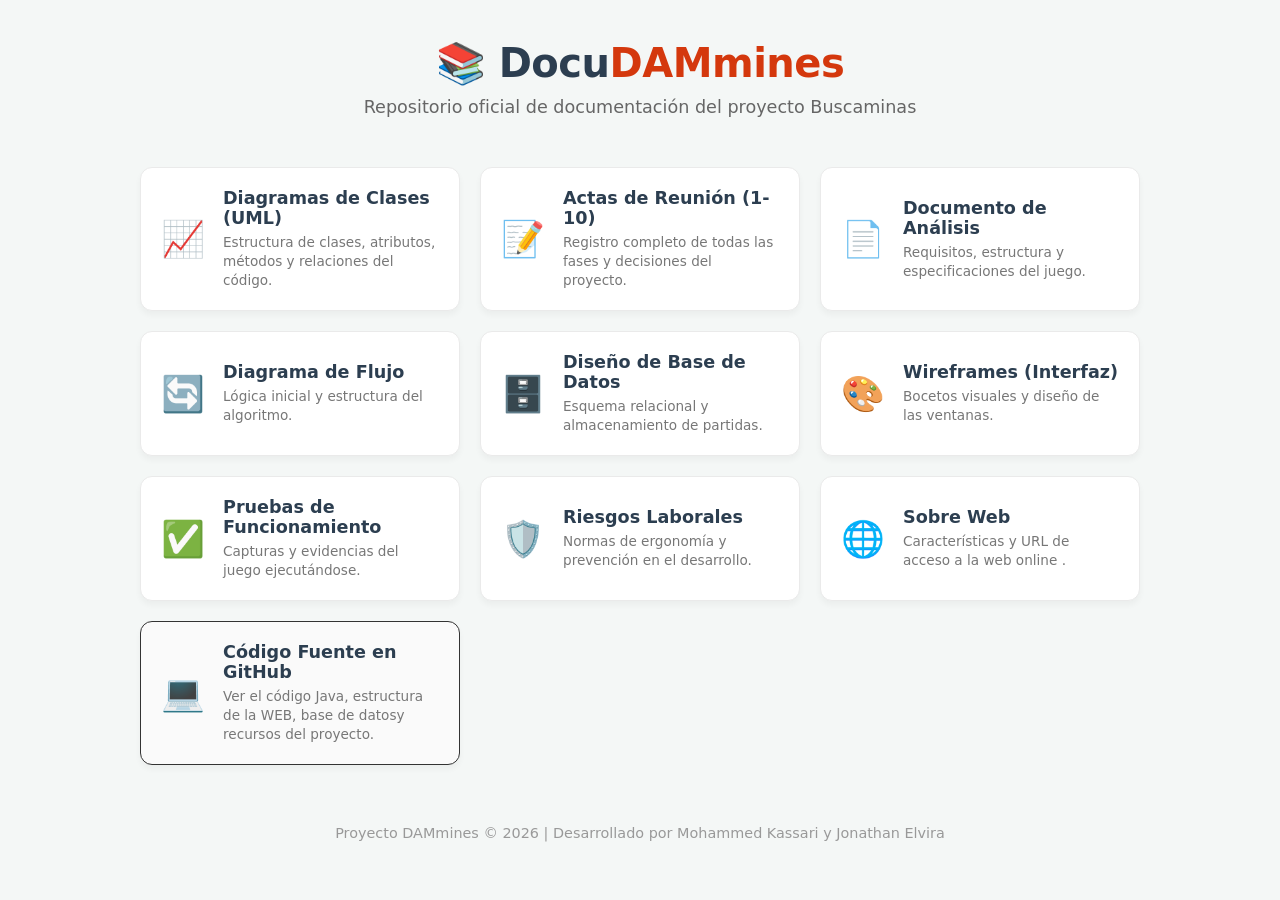
<file: docs/index.html>
<!DOCTYPE html>
<html lang="es">
<head>
    <meta charset="UTF-8">
    <meta name="viewport" content="width=device-width, initial-scale=1.0">
    <title>Documentación - DAMmines</title>
    <style>
        :root {
            --primary: #2c3e50;
            --accent: #d4380d;
            --bg: #f4f7f6;
            --card-bg: #ffffff;
            --text: #333333;
        }
        
        * {
            box-sizing: border-box;
            margin: 0;
            padding: 0;
        }

        body {
            font-family: 'Segoe UI', system-ui, -apple-system, sans-serif;
            background-color: var(--bg);
            color: var(--text);
            padding: 40px 20px;
        }

        .header {
            text-align: center;
            margin-bottom: 50px;
        }

        .header h1 {
            color: var(--primary);
            font-size: 2.5rem;
            margin-bottom: 10px;
            letter-spacing: -0.5px;
        }

        .header h1 span {
            color: var(--accent);
        }

        .header p {
            color: #666;
            font-size: 1.1rem;
        }

        .grid-container {
            display: grid;
            grid-template-columns: repeat(auto-fit, minmax(300px, 1fr));
            gap: 20px;
            max-width: 1000px;
            margin: 0 auto;
        }

        .card {
            background: var(--card-bg);
            border-radius: 12px;
            padding: 20px;
            text-decoration: none;
            color: var(--text);
            display: flex;
            align-items: center;
            gap: 18px;
            box-shadow: 0 4px 6px rgba(0,0,0,0.04);
            border: 1px solid #eaeaea;
            transition: all 0.3s ease;
        }

        .card:hover {
            transform: translateY(-5px);
            box-shadow: 0 10px 20px rgba(0,0,0,0.1);
            border-color: var(--accent);
        }
        
        .card.github {
            border-color: #333;
            background-color: #fafafa;
        }

        .card.github:hover {
            border-color: #000;
            background-color: #fff;
        }

        .icon {
            font-size: 2.2rem;
        }

        .info h2 {
            font-size: 1.1rem;
            margin-bottom: 5px;
            color: var(--primary);
        }

        .info p {
            font-size: 0.85rem;
            color: #777;
            line-height: 1.4;
        }

        footer {
            text-align: center;
            margin-top: 60px;
            font-size: 0.9rem;
            color: #999;
        }
    </style>
</head>
<body>

    <div class="header">
        <h1>📚 Docu<span>DAMmines</span></h1>
        <p>Repositorio oficial de documentación del proyecto Buscaminas</p>
    </div>

    <div class="grid-container">

        <a href="UMLBuscaminas.jpg" class="card" target="_blank">
            <div class="icon">📈</div>
            <div class="info">
                <h2>Diagramas de Clases (UML)</h2>
                <p>Estructura de clases, atributos, métodos y relaciones del código.</p>
            </div>
        </a>
        
        <a href="Actas1-10(Mohammed y Jonathan).pdf" class="card" target="_blank">
            <div class="icon">📝</div>
            <div class="info">
                <h2>Actas de Reunión (1-10)</h2>
                <p>Registro completo de todas las fases y decisiones del proyecto.</p>
            </div>
        </a>

        <a href="DocumentoAnalisisBuscamina.pdf" class="card" target="_blank">
            <div class="icon">📄</div>
            <div class="info">
                <h2>Documento de Análisis</h2>
                <p>Requisitos, estructura y especificaciones del juego.</p>
            </div>
        </a>

        <a href="Diagrama de Flujo Inicial-(Mohammed K. y Jonathan E.).pdf" class="card" target="_blank">
            <div class="icon">🔄</div>
            <div class="info">
                <h2>Diagrama de Flujo</h2>
                <p>Lógica inicial y estructura del algoritmo.</p>
            </div>
        </a>

        <a href="BBDD(Mohammed y Jonathan).pdf" class="card" target="_blank">
            <div class="icon">🗄️</div>
            <div class="info">
                <h2>Diseño de Base de Datos</h2>
                <p>Esquema relacional y almacenamiento de partidas.</p>
            </div>
        </a>

        <a href="Wireframes(Mohammed y Jonathan).png" class="card" target="_blank">
            <div class="icon">🎨</div>
            <div class="info">
                <h2>Wireframes (Interfaz)</h2>
                <p>Bocetos visuales y diseño de las ventanas.</p>
            </div>
        </a>

        <a href="PRUEBA DEL FUNCIONAMIENTO DEL PROYECTO CON CAPTURAS.pdf" class="card" target="_blank">
            <div class="icon">✅</div>
            <div class="info">
                <h2>Pruebas de Funcionamiento</h2>
                <p>Capturas y evidencias del juego ejecutándose.</p>
            </div>
        </a>

        <a href="Prevencion de RiesgosLaborales.pdf" class="card" target="_blank">
            <div class="icon">🛡️</div>
            <div class="info">
                <h2>Riesgos Laborales</h2>
                <p>Normas de ergonomía y prevención en el desarrollo.</p>
            </div>
        </a>

        <a href="URLwebDAMmines.pdf" class="card" target="_blank">
            <div class="icon">🌐</div>
            <div class="info">
                <h2>Sobre Web</h2>
                <p>Características y URL de acceso a la web online .</p>
            </div>
        </a>

        <a href="https://github.com/moha-mkdir/Buscaminas_Project" class="card github" target="_blank">
            <div class="icon">💻</div>
            <div class="info">
                <h2>Código Fuente en GitHub</h2>
                <p>Ver el código Java, estructura de la WEB, base de datosy recursos del proyecto.</p>
            </div>
        </a>

    </div>

    <footer>
        Proyecto DAMmines © 2026 | Desarrollado por Mohammed Kassari y Jonathan Elvira
    </footer>

</body>
</html>
</file>
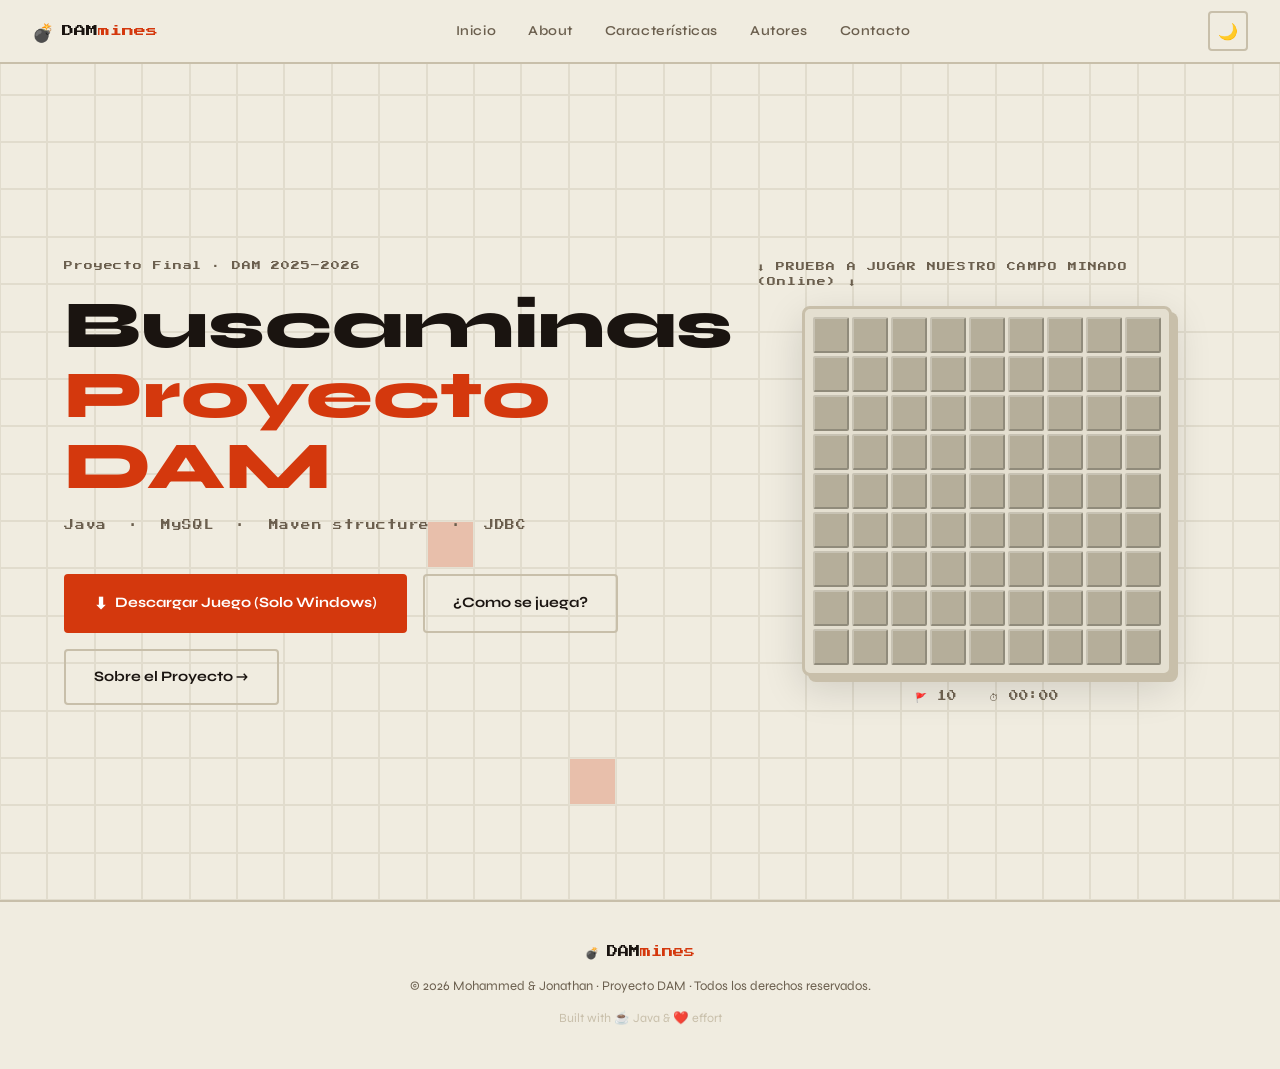
<file: web/index.html>
<!DOCTYPE html>
<html lang="es">
<head>
  <meta charset="UTF-8" />
  <meta name="viewport" content="width=device-width, initial-scale=1.0" />
  <meta name="description" content="Buscaminas Proyecto DAM — Juego desarrollado en Java con conexión a MySQL." />
  <title>Inicio · Buscaminas Proyecto DAM</title>
  <link rel="stylesheet" href="style.css" />
  <link rel="preconnect" href="https://fonts.googleapis.com" />
  <link rel="preconnect" href="https://fonts.gstatic.com" crossorigin />
  <link href="https://fonts.googleapis.com/css2?family=Press+Start+2P&family=Syne:wght@400;600;800&display=swap" rel="stylesheet" />
</head>
<body>

  <nav class="navbar" role="navigation" aria-label="Navegación principal">
    <div class="nav-logo">
      <span class="mine-icon" aria-hidden="true">💣</span>
      <span>DAM<span class="accent">mines</span></span>
    </div>
    
    <div class="nav-links" id="navLinks">
      <a href="index.html">Inicio</a>
      <a href="about.html">About</a>
      <a href="caracteristicas.html">Características</a>
      <a href="autores.html">Autores</a>
      <a href="contacto.html">Contacto</a> 
    </div>

    <div class="nav-controls">
      <button class="dark-toggle" id="darkToggle" aria-label="Cambiar modo oscuro/claro">
        <span class="toggle-icon">🌙</span>
      </button>
      
      <button class="menu-toggle" id="menuToggle" aria-label="Abrir menú">
        <span class="bar"></span>
        <span class="bar"></span>
        <span class="bar"></span>
      </button>
    </div>
  </nav>

  <header class="hero" id="hero" role="banner">
    <div class="hero-grid-bg" aria-hidden="true"></div>
    <div class="hero-content reveal">
      <p class="hero-label">Proyecto Final · DAM 2025–2026</p>
      <h1 class="hero-title">
        Buscaminas<br />
        <span class="accent">Proyecto DAM</span>
      </h1>
      <p class="hero-subtitle">
        Java &nbsp;·&nbsp; MySQL &nbsp;·&nbsp; Maven structure &nbsp;·&nbsp; JDBC
      </p>
      
      <div class="hero-actions">
        <a href="DAMmines.zip" download="DAMmines.zip" class="btn btn-primary" aria-label="Descargar el juego para Windows">
          <span class="btn-icon">⬇</span> Descargar Juego (Solo Windows)
        </a>
      
        
        <a href="https://youtu.be/7B85WbEiYf4?si=CTWMLOX4d0ZKwHwd" target="_blank" rel="noopener noreferrer" class="btn btn-ghost">¿Como se juega?</a>
        <a href="about.html" class="btn btn-ghost">Sobre el Proyecto →</a>
      </div>
    </div>

    <div class="hero-board" aria-hidden="true">
      <div class="board-title">⬇ PRUEBA A JUGAR NUESTRO CAMPO MINADO (Online) ⬇</div>
      <div class="mini-board" id="miniBoard"></div>
      <div class="board-status">
        <span class="flag-counter">🚩 <span id="flagCount">3</span></span>
        <span class="timer">⏱ <span id="timer">00:00</span></span>
      </div>
    </div>
  </header>

  <footer class="footer" role="contentinfo">
    <div class="container">
      <div class="footer-inner">
        <div class="footer-brand">
          <span class="mine-icon" aria-hidden="true">💣</span>
          <span>DAM<span class="accent">mines</span></span>
        </div>
        <p class="footer-copy">
          © 2026 Mohammed &amp; Jonathan · Proyecto DAM · Todos los derechos reservados.
        </p>
        <p class="footer-sub">Built with ☕ Java &amp; ❤️ effort</p>
      </div>
    </div>
  </footer>

  <script src="script.js"></script>
</body>
</html>
</file>
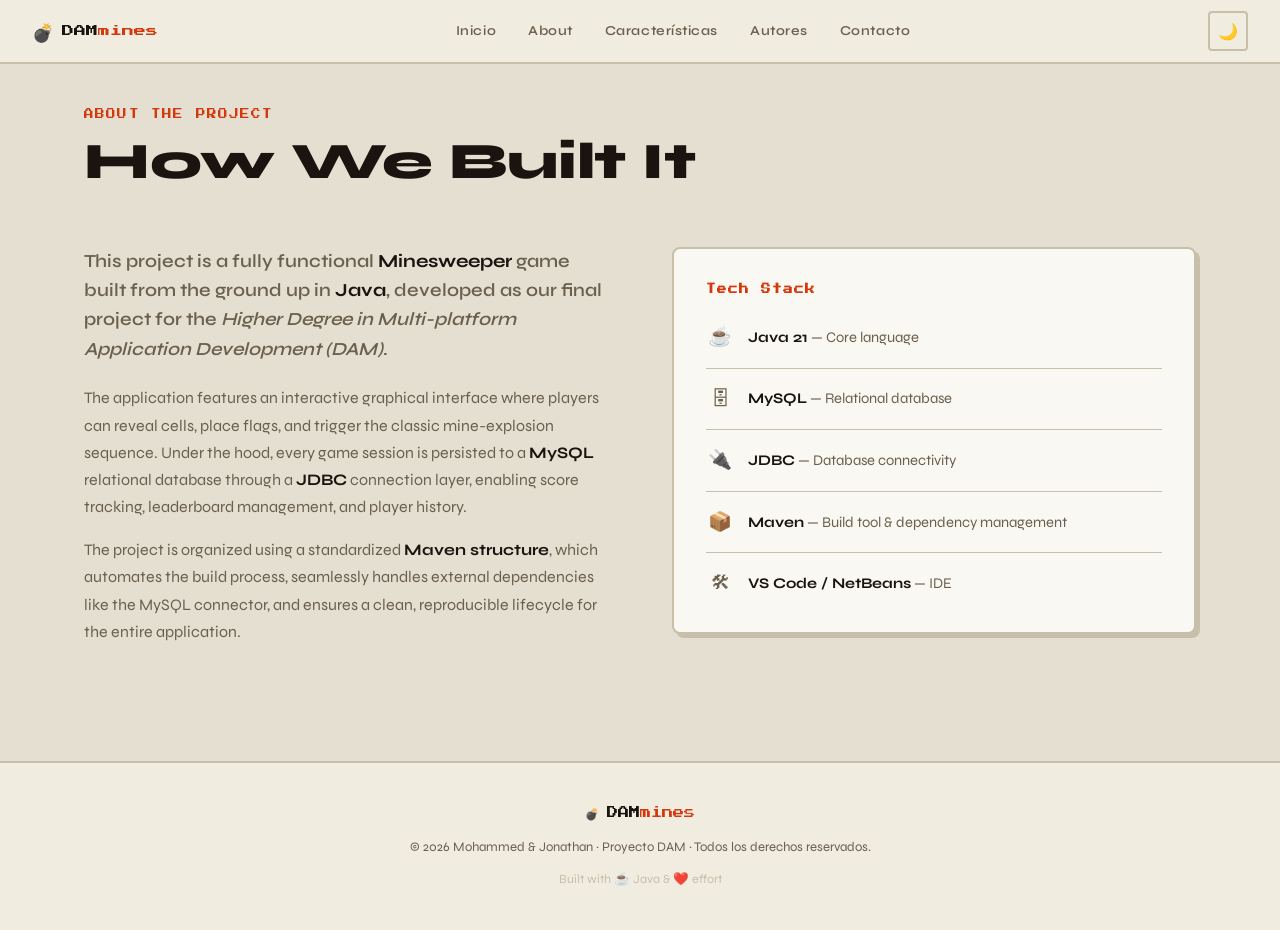
<file: web/about.html>
<!DOCTYPE html>
<html lang="es">
<head>
  <meta charset="UTF-8" />
  <meta name="viewport" content="width=device-width, initial-scale=1.0" />
  <meta name="description" content="Sobre el proyecto Buscaminas DAM." />
  <title>About · Buscaminas Proyecto DAM</title>
  <link rel="stylesheet" href="style.css" />
  <link rel="preconnect" href="https://fonts.googleapis.com" />
  <link rel="preconnect" href="https://fonts.gstatic.com" crossorigin />
  <link href="https://fonts.googleapis.com/css2?family=Press+Start+2P&family=Syne:wght@400;600;800&display=swap" rel="stylesheet" />
</head>
<body>

<nav class="navbar" role="navigation" aria-label="Navegación principal">
    <div class="nav-logo">
      <span class="mine-icon" aria-hidden="true">💣</span>
      <span>DAM<span class="accent">mines</span></span>
    </div>
    
    <div class="nav-links" id="navLinks">
      <a href="index.html">Inicio</a>
      <a href="about.html">About</a>
      <a href="caracteristicas.html">Características</a>
      <a href="autores.html">Autores</a>
      <a href="contacto.html">Contacto</a> 
    </div>

    <div class="nav-controls">
      <button class="dark-toggle" id="darkToggle" aria-label="Cambiar modo oscuro/claro">
        <span class="toggle-icon">🌙</span>
      </button>
      
      <button class="menu-toggle" id="menuToggle" aria-label="Abrir menú">
        <span class="bar"></span>
        <span class="bar"></span>
        <span class="bar"></span>
      </button>
    </div>
  </nav>

  <section class="about section" id="about" aria-labelledby="about-title">
    <div class="container">
      <div class="section-tag reveal">About the Project</div>
      <h2 class="section-title reveal" id="about-title">
        How We Built It
      </h2>

      <div class="about-grid">
        <div class="about-text reveal">
          <p class="lead">
            This project is a fully functional <strong>Minesweeper</strong> game built from the ground up in <strong>Java</strong>, developed as our final project for the <em>Higher Degree in Multi-platform Application Development (DAM)</em>.
          </p>
          <p>
            The application features an interactive graphical interface where players can reveal cells, place flags, and trigger the classic mine-explosion sequence. Under the hood, every game session is persisted to a <strong>MySQL</strong> relational database through a <strong>JDBC</strong> connection layer, enabling score tracking, leaderboard management, and player history.
          </p>
          <p>
            The project is organized using a standardized <strong>Maven structure</strong>, which automates the build process, seamlessly handles external dependencies like the MySQL connector, and ensures a clean, reproducible lifecycle for the entire application.
          </p>
        </div>

        <div class="about-stack reveal">
          <h3>Tech Stack</h3>
          <ul class="stack-list" role="list">
            <li><span class="stack-icon">☕</span><span><strong>Java 21</strong> — Core language</span></li>
            <li><span class="stack-icon">🗄</span><span><strong>MySQL</strong> — Relational database</span></li>
            <li><span class="stack-icon">🔌</span><span><strong>JDBC</strong> — Database connectivity</span></li>
            <li><span class="stack-icon">📦</span><span><strong>Maven</strong> — Build tool & dependency management</span></li>
            <li><span class="stack-icon">🛠</span><span><strong>VS Code / NetBeans</strong> — IDE</span></li>
          </ul>
        </div>
      </div>
    </div>
  </section>

  <footer class="footer" role="contentinfo">
    <div class="container">
      <div class="footer-inner">
        <div class="footer-brand">
          <span class="mine-icon" aria-hidden="true">💣</span>
          <span>DAM<span class="accent">mines</span></span>
        </div>
        <p class="footer-copy">
          © 2026 Mohammed &amp; Jonathan · Proyecto DAM · Todos los derechos reservados.
        </p>
        <p class="footer-sub">Built with ☕ Java &amp; ❤️ effort</p>
      </div>
    </div>
  </footer>

  <script src="script.js"></script>
</body>
</html>
</file>
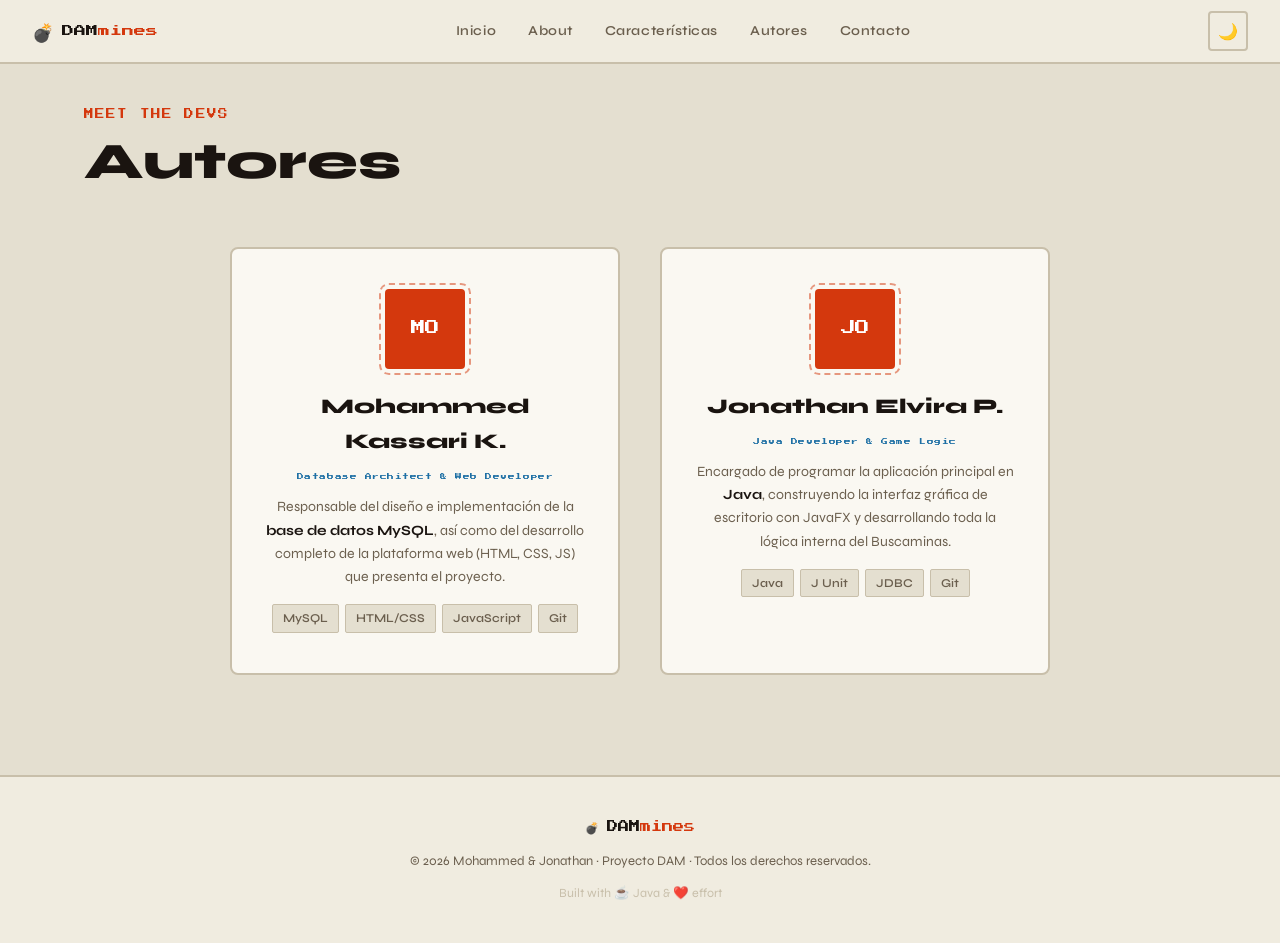
<file: web/autores.html>
<!DOCTYPE html>
<html lang="es">
<head>
  <meta charset="UTF-8" />
  <meta name="viewport" content="width=device-width, initial-scale=1.0" />
  <meta name="description" content="Desarrolladores del proyecto Buscaminas DAM." />
  <title>Autores · Buscaminas Proyecto DAM</title>
  <link rel="stylesheet" href="style.css" />
  <link rel="preconnect" href="https://fonts.googleapis.com" />
  <link rel="preconnect" href="https://fonts.gstatic.com" crossorigin />
  <link href="https://fonts.googleapis.com/css2?family=Press+Start+2P&family=Syne:wght@400;600;800&display=swap" rel="stylesheet" />
</head>
<body>

<nav class="navbar" role="navigation" aria-label="Navegación principal">
    <div class="nav-logo">
      <span class="mine-icon" aria-hidden="true">💣</span>
      <span>DAM<span class="accent">mines</span></span>
    </div>
    
    <div class="nav-links" id="navLinks">
      <a href="index.html">Inicio</a>
      <a href="about.html">About</a>
      <a href="caracteristicas.html">Características</a>
      <a href="autores.html">Autores</a>
      <a href="contacto.html">Contacto</a> 
    </div>

    <div class="nav-controls">
      <button class="dark-toggle" id="darkToggle" aria-label="Cambiar modo oscuro/claro">
        <span class="toggle-icon">🌙</span>
      </button>
      
      <button class="menu-toggle" id="menuToggle" aria-label="Abrir menú">
        <span class="bar"></span>
        <span class="bar"></span>
        <span class="bar"></span>
      </button>
    </div>
  </nav>

  <section class="team section" id="team" aria-labelledby="team-title">
    <div class="container">
      <div class="section-tag reveal">Meet the Devs</div>
      <h2 class="section-title reveal" id="team-title">Autores</h2>

      <div class="team-grid">
        <article class="team-card reveal" tabindex="0">
          <div class="avatar" aria-hidden="true">
            <span class="avatar-initials">MO</span>
            <div class="avatar-ring"></div>
          </div>
          <h3 class="dev-name">Mohammed Kassari K.</h3>
          <span class="dev-role">Database Architect &amp; Web Developer</span>
          <p class="dev-bio">
            Responsable del diseño e implementación de la <strong>base de datos MySQL</strong>, así como del desarrollo completo de la plataforma web (HTML, CSS, JS) que presenta el proyecto.
          </p>
          <div class="dev-tags">
            <span>MySQL</span><span>HTML/CSS</span><span>JavaScript</span><span>Git</span>
          </div>
        </article>

        <article class="team-card reveal" tabindex="0">
          <div class="avatar" aria-hidden="true">
            <span class="avatar-initials">JO</span>
            <div class="avatar-ring"></div>
          </div>
          <h3 class="dev-name">Jonathan Elvira P.</h3>
          <span class="dev-role">Java Developer &amp; Game Logic</span>
          <p class="dev-bio">
            Encargado de programar la aplicación principal en <strong>Java</strong>, construyendo la interfaz gráfica de escritorio con JavaFX y desarrollando toda la lógica interna del Buscaminas.
          </p>
          <div class="dev-tags">
            <span>Java</span><span>J Unit</span><span>JDBC</span><span>Git</span>
          </div>
        </article>
      </div>
    </div>
  </section>

  <footer class="footer" role="contentinfo">
    <div class="container">
      <div class="footer-inner">
        <div class="footer-brand">
          <span class="mine-icon" aria-hidden="true">💣</span>
          <span>DAM<span class="accent">mines</span></span>
        </div>
        <p class="footer-copy">
          © 2026 Mohammed &amp; Jonathan · Proyecto DAM · Todos los derechos reservados.
        </p>
        <p class="footer-sub">Built with ☕ Java &amp; ❤️ effort</p>
      </div>
    </div>
  </footer>

  <script src="script.js"></script>
</body>
</html>
</file>
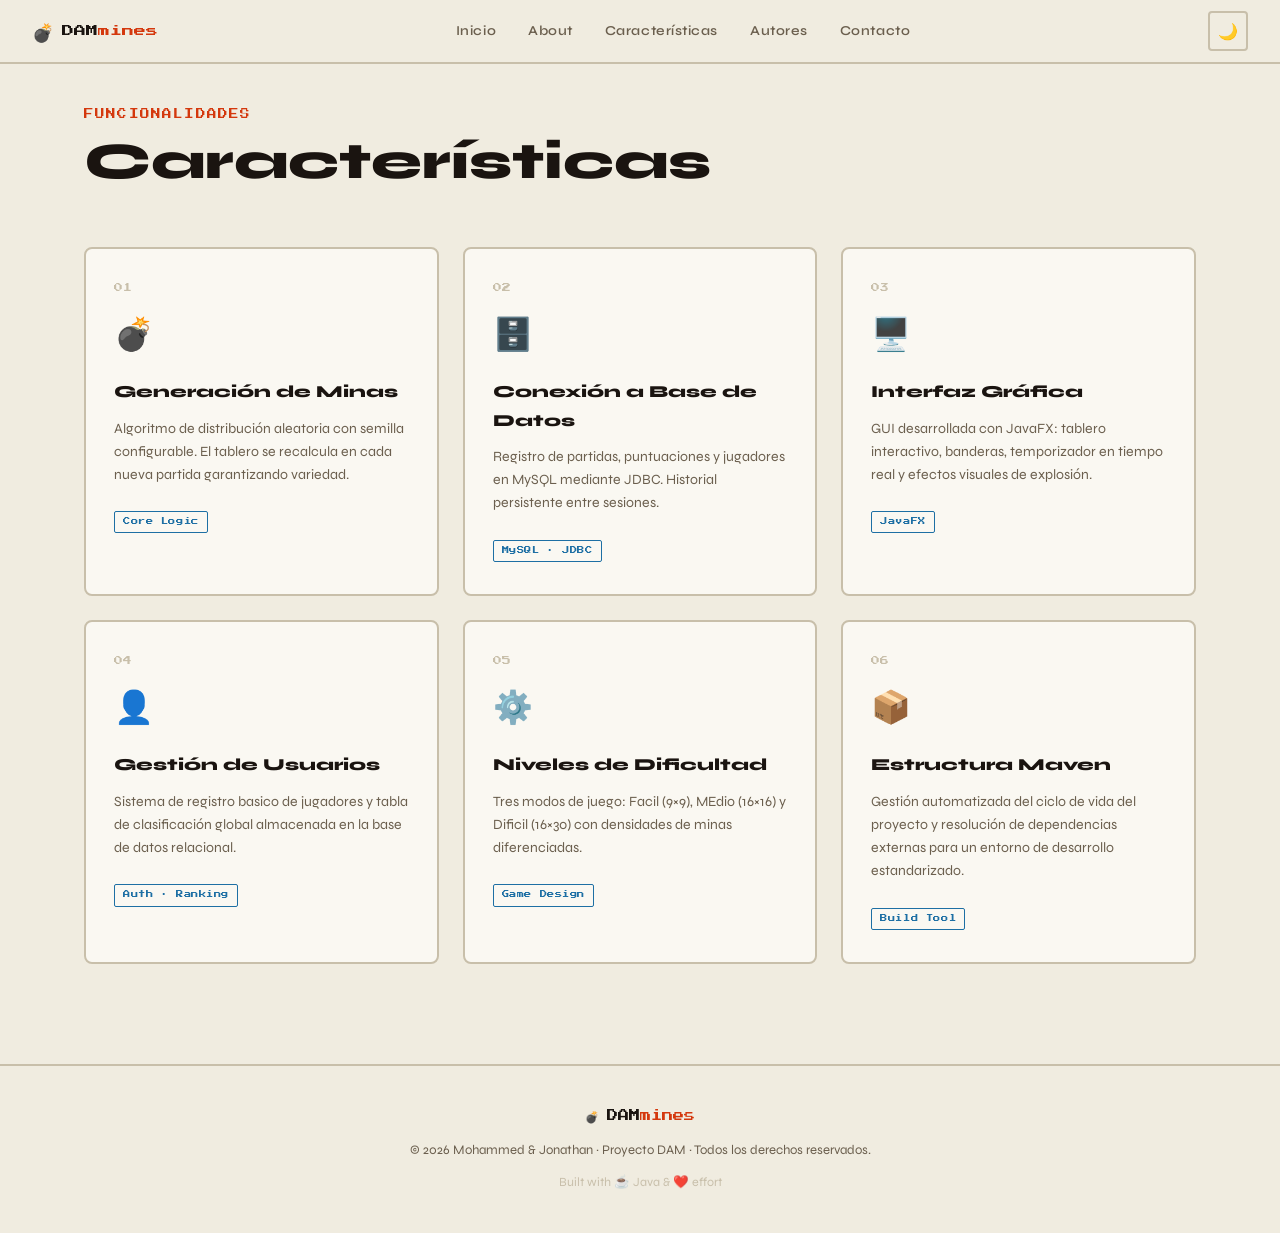
<file: web/caracteristicas.html>
<!DOCTYPE html>
<html lang="es">
<head>
  <meta charset="UTF-8" />
  <meta name="viewport" content="width=device-width, initial-scale=1.0" />
  <meta name="description" content="Características y funcionalidades del Buscaminas DAM." />
  <title>Características · Buscaminas Proyecto DAM</title>
  <link rel="stylesheet" href="style.css" />
  <link rel="preconnect" href="https://fonts.googleapis.com" />
  <link rel="preconnect" href="https://fonts.gstatic.com" crossorigin />
  <link href="https://fonts.googleapis.com/css2?family=Press+Start+2P&family=Syne:wght@400;600;800&display=swap" rel="stylesheet" />
</head>
<body>

<nav class="navbar" role="navigation" aria-label="Navegación principal">
    <div class="nav-logo">
      <span class="mine-icon" aria-hidden="true">💣</span>
      <span>DAM<span class="accent">mines</span></span>
    </div>
    
    <div class="nav-links" id="navLinks">
      <a href="index.html">Inicio</a>
      <a href="about.html">About</a>
      <a href="caracteristicas.html">Características</a>
      <a href="autores.html">Autores</a>
      <a href="contacto.html">Contacto</a> 
    </div>

    <div class="nav-controls">
      <button class="dark-toggle" id="darkToggle" aria-label="Cambiar modo oscuro/claro">
        <span class="toggle-icon">🌙</span>
      </button>
      
      <button class="menu-toggle" id="menuToggle" aria-label="Abrir menú">
        <span class="bar"></span>
        <span class="bar"></span>
        <span class="bar"></span>
      </button>
    </div>
  </nav>

  <section class="features section" id="features" aria-labelledby="features-title">
    <div class="container">
      <div class="section-tag reveal">Funcionalidades</div>
      <h2 class="section-title reveal" id="features-title">Características</h2>

      <div class="features-grid">
        <article class="feature-card reveal" tabindex="0" aria-label="Generación aleatoria de minas">
          <div class="card-number">01</div>
          <div class="card-icon" aria-hidden="true">💣</div>
          <h3>Generación de Minas</h3>
          <p>Algoritmo de distribución aleatoria con semilla configurable. El tablero se recalcula en cada nueva partida garantizando variedad.</p>
          <span class="card-tag">Core Logic</span>
        </article>

        <article class="feature-card reveal" tabindex="0" aria-label="Conexión a base de datos">
          <div class="card-number">02</div>
          <div class="card-icon" aria-hidden="true">🗄️</div>
          <h3>Conexión a Base de Datos</h3>
          <p>Registro de partidas, puntuaciones y jugadores en MySQL mediante JDBC. Historial persistente entre sesiones.</p>
          <span class="card-tag">MySQL · JDBC</span>
        </article>

        <article class="feature-card reveal" tabindex="0" aria-label="Interfaz gráfica">
          <div class="card-number">03</div>
          <div class="card-icon" aria-hidden="true">🖥️</div>
          <h3>Interfaz Gráfica</h3>
          <p>GUI desarrollada con JavaFX: tablero interactivo, banderas, temporizador en tiempo real y efectos visuales de explosión.</p>
          <span class="card-tag">JavaFX</span>
        </article>

        <article class="feature-card reveal" tabindex="0" aria-label="Gestión de usuarios">
          <div class="card-number">04</div>
          <div class="card-icon" aria-hidden="true">👤</div>
          <h3>Gestión de Usuarios</h3>
          <p>Sistema de registro basico de jugadores y tabla de clasificación global almacenada en la base de datos relacional.</p>
          <span class="card-tag">Auth · Ranking</span>
        </article>

        <article class="feature-card reveal" tabindex="0" aria-label="Dificultades">
          <div class="card-number">05</div>
          <div class="card-icon" aria-hidden="true">⚙️</div>
          <h3>Niveles de Dificultad</h3>
          <p>Tres modos de juego: Facil (9×9), MEdio (16×16) y Dificil (16×30) con densidades de minas diferenciadas.</p>
          <span class="card-tag">Game Design</span>
        </article>

        <article class="feature-card reveal" tabindex="0" aria-label="Estructura Maven">
          <div class="card-number">06</div>
          <div class="card-icon" aria-hidden="true">📦</div>
          <h3>Estructura Maven</h3>
          <p>Gestión automatizada del ciclo de vida del proyecto y resolución de dependencias externas para un entorno de desarrollo estandarizado.</p>
          <span class="card-tag">Build Tool</span>
        </article>
      </div>
    </div>
  </section>

  <footer class="footer" role="contentinfo">
    <div class="container">
      <div class="footer-inner">
        <div class="footer-brand">
          <span class="mine-icon" aria-hidden="true">💣</span>
          <span>DAM<span class="accent">mines</span></span>
        </div>
        <p class="footer-copy">
          © 2026 Mohammed &amp; Jonathan · Proyecto DAM · Todos los derechos reservados.
        </p>
        <p class="footer-sub">Built with ☕ Java &amp; ❤️ effort</p>
      </div>
    </div>
  </footer>

  <script src="script.js"></script>
</body>
</html>
</file>
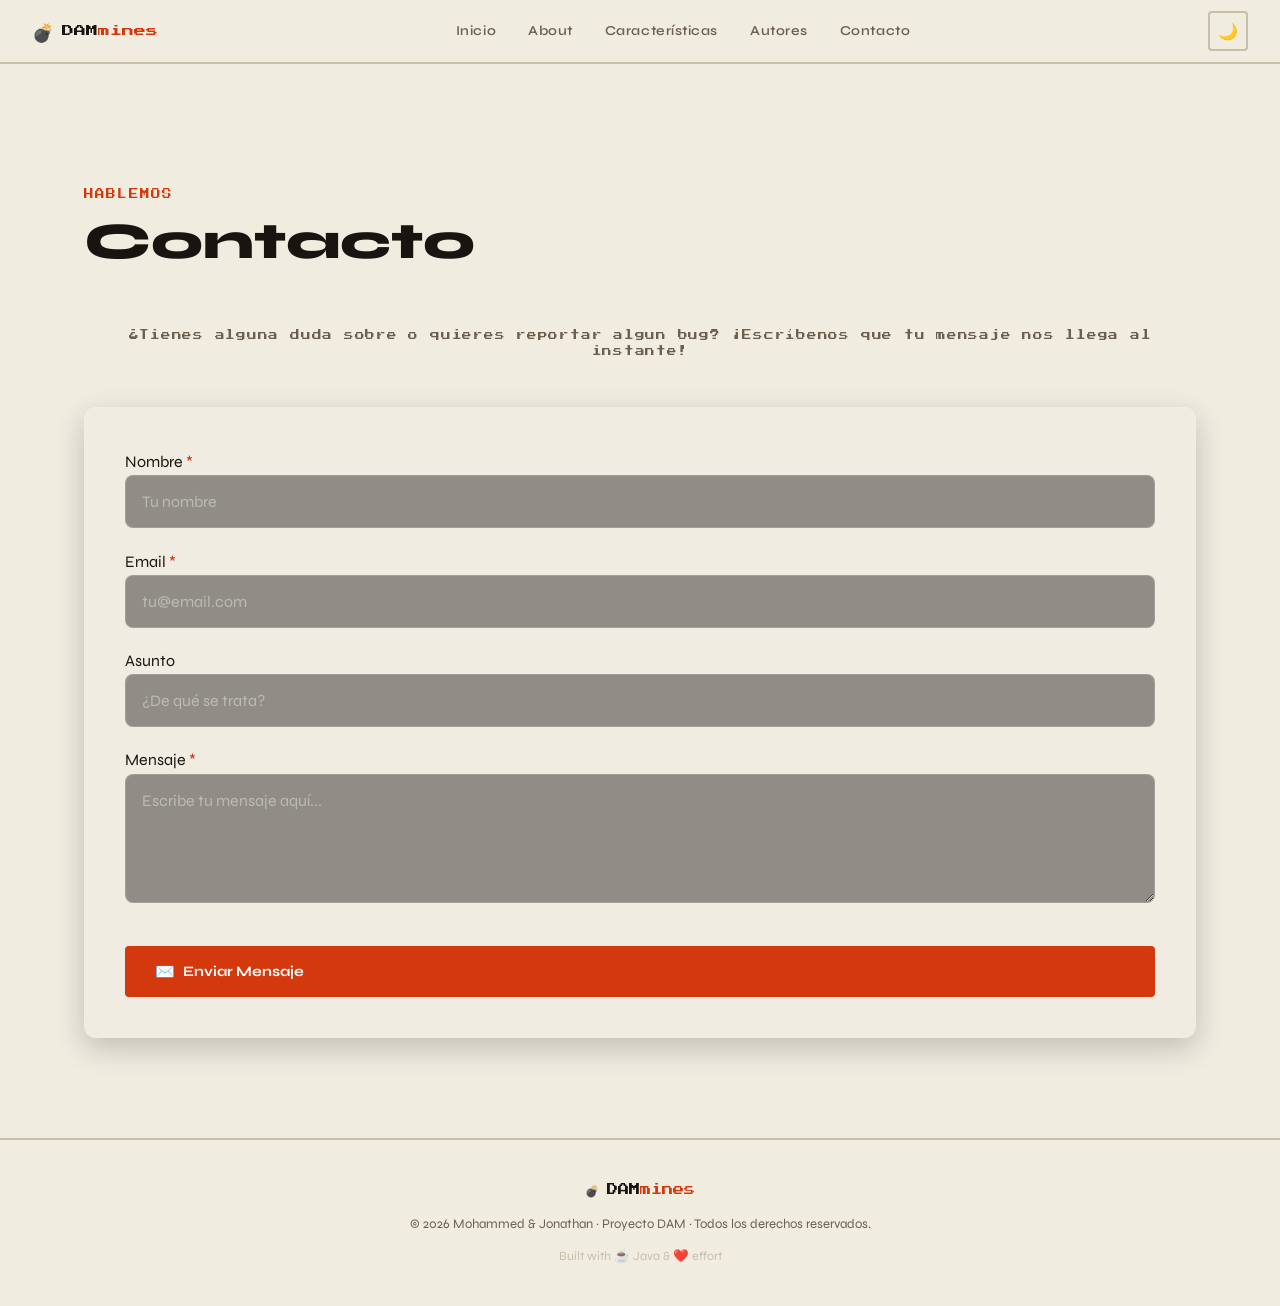
<file: web/contacto.html>
<!DOCTYPE html>
<html lang="es">
<head>
  <meta charset="UTF-8" />
  <meta name="viewport" content="width=device-width, initial-scale=1.0" />
  <meta name="description" content="Contacto - Buscaminas Proyecto DAM." />
  <title>Contacto · Buscaminas Proyecto DAM</title>
  <link rel="stylesheet" href="style.css" />
  <link rel="preconnect" href="https://fonts.googleapis.com" />
  <link rel="preconnect" href="https://fonts.gstatic.com" crossorigin />
  <link href="https://fonts.googleapis.com/css2?family=Press+Start+2P&family=Syne:wght@400;600;800&display=swap" rel="stylesheet" />
</head>
<body>

<nav class="navbar" role="navigation" aria-label="Navegación principal">
    <div class="nav-logo">
      <span class="mine-icon" aria-hidden="true">💣</span>
      <span>DAM<span class="accent">mines</span></span>
    </div>
    
    <div class="nav-links" id="navLinks">
      <a href="index.html">Inicio</a>
      <a href="about.html">About</a>
      <a href="caracteristicas.html">Características</a>
      <a href="autores.html">Autores</a>
      <a href="contacto.html">Contacto</a> 
    </div>

    <div class="nav-controls">
      <button class="dark-toggle" id="darkToggle" aria-label="Cambiar modo oscuro/claro">
        <span class="toggle-icon">🌙</span>
      </button>
      
      <button class="menu-toggle" id="menuToggle" aria-label="Abrir menú">
        <span class="bar"></span>
        <span class="bar"></span>
        <span class="bar"></span>
      </button>
    </div>
  </nav>

  <section class="contact section" id="contact" style="margin-top: 80px;">
    <div class="container">
      <div class="section-tag reveal">Hablemos</div>
      <h2 class="section-title reveal">Contacto</h2>
      
      <p class="hero-subtitle reveal" style="text-align: center; margin-bottom: 3rem;">
        ¿Tienes alguna duda sobre o quieres reportar algun bug? ¡Escríbenos que tu mensaje nos llega al instante!
      </p>

      <div class="contact-form-wrap reveal">
        <div class="form-status" id="formStatus" role="alert" aria-live="polite" hidden></div>

        <!-- Se envia a FORMSPREE -->
        <form class="contact-form" id="contactForm" action="https://formspree.io/f/mbdqojdb" method="POST">
          
          <div class="field-group">
            <label for="contactName">Nombre <span aria-hidden="true" class="accent">*</span></label>
            <input
              type="text"
              id="contactName"
              name="name"
              placeholder="Tu nombre"
              autocomplete="name"
              required
              class="form-input"
            />
            <span class="field-error" id="nameError" aria-live="polite"></span>
          </div>

          <div class="field-group">
            <label for="contactEmail">Email <span aria-hidden="true" class="accent">*</span></label>
            <input
              type="email"
              id="contactEmail"
              name="email"
              placeholder="tu@email.com"
              autocomplete="email"
              required
              class="form-input"
            />
            <span class="field-error" id="emailError" aria-live="polite"></span>
          </div>

          <div class="field-group">
            <label for="contactSubject">Asunto</label>
            <input
              type="text"
              id="contactSubject"
              name="subject"
              placeholder="¿De qué se trata?"
              autocomplete="off"
              class="form-input"
            />
          </div>

          <div class="field-group">
            <label for="contactMessage">Mensaje <span aria-hidden="true" class="accent">*</span></label>
            <textarea
              id="contactMessage"
              name="message"
              rows="5"
              placeholder="Escribe tu mensaje aquí..."
              required
              class="form-input"
            ></textarea>
            <span class="field-error" id="messageError" aria-live="polite"></span>
          </div>

          <button type="submit" class="btn btn-primary btn-submit" id="submitBtn" style="width: 100%; margin-top: 1rem;">
            <span class="btn-icon">✉️</span> Enviar Mensaje
          </button>
        </form>
        
      </div>

    </div>
  </section>

  <footer class="footer" role="contentinfo">
    <div class="container">
      <div class="footer-inner">
        <div class="footer-brand">
          <span class="mine-icon" aria-hidden="true">💣</span>
          <span>DAM<span class="accent">mines</span></span>
        </div>
        <p class="footer-copy">
          © 2026 Mohammed &amp; Jonathan · Proyecto DAM · Todos los derechos reservados.
        </p>
        <p class="footer-sub">Built with ☕ Java &amp; ❤️ effort</p>
      </div>
    </div>
  </footer>

  <script src="script.js"></script>
</body>
</html>
</file>
<file: web/style.css>
:root {
  /* Palette — Light Mode */
  --bg:          #f0ece0;
  --bg-2:        #e4dfd0;
  --bg-card:     #faf8f2;
  --text:        #1a1410;
  --text-muted:  #6b5f4e;
  --accent:      #d4380d;
  --accent-2:    #1d6fa4;
  --border:      #c8bfaa;
  --shadow:      rgba(0,0,0,.14);

  /* Pixel grid cell colors */
  --cell-hidden: #b5ae9a;
  --cell-open:   #d9d3c5;
  --cell-mine:   #d4380d;
  --cell-flag:   #1d6fa4;

  /* Sizes */
  --nav-h:       64px;
  --radius:      4px;
  --radius-lg:   8px;

  /* Transitions */
  --t:           0.3s ease;
}

[data-theme="dark"] {
  --bg:          #0f0e0b;
  --bg-2:        #1a1810;
  --bg-card:     #1f1d15;
  --text:        #f0ece0;
  --text-muted:  #9a9280;
  --accent:      #ff5c2b;
  --accent-2:    #4ab0e8;
  --border:      #2e2b20;
  --shadow:      rgba(0,0,0,.5);
  --cell-hidden: #3a3728;
  --cell-open:   #252319;
}

/* ─── RESET & BASE ───────────────────────────── */
*, *::before, *::after { box-sizing: border-box; margin: 0; padding: 0; }

html {
  scroll-behavior: smooth;
  font-size: 16px;
}

body {
  background: var(--bg);
  color: var(--text);
  font-family: 'Syne', sans-serif;
  font-weight: 400;
  line-height: 1.7;
  transition: background var(--t), color var(--t);
  overflow-x: hidden;
}

a { color: inherit; text-decoration: none; }
img { display: block; max-width: 100%; }
ul { list-style: none; }

.accent { color: var(--accent); }

.container {
  max-width: 1160px;
  margin: 0 auto;
  padding: 0 24px;
}

.section {
  padding: 100px 0;
}

/* ─── SCROLL REVEAL ANIMATION ────────────────── */
.reveal {
  opacity: 0;
  transform: translateY(36px);
  transition: opacity 0.65s cubic-bezier(.22,1,.36,1), transform 0.65s cubic-bezier(.22,1,.36,1);
}
.reveal.visible {
  opacity: 1;
  transform: translateY(0);
}

/* ─── SECTION LABELS ─────────────────────────── */
.section-tag {
  font-family: 'Press Start 2P', monospace;
  font-size: 0.6rem;
  color: var(--accent);
  letter-spacing: .12em;
  text-transform: uppercase;
  margin-bottom: 12px;
  display: inline-block;
}

.section-title {
  font-family: 'Syne', sans-serif;
  font-weight: 800;
  font-size: clamp(2rem, 5vw, 3.2rem);
  line-height: 1.1;
  margin-bottom: 56px;
}

/* ─── NAVBAR ─────────────────────────────────── */
.navbar {
  position: fixed;
  top: 0; left: 0; right: 0;
  z-index: 100;
  height: var(--nav-h);
  display: flex;
  align-items: center;
  justify-content: space-between;
  padding: 0 32px;
  background: var(--bg);
  border-bottom: 2px solid var(--border);
  transition: background var(--t), border-color var(--t);
}

.navbar.scrolled {
  box-shadow: 0 4px 24px var(--shadow);
}

.nav-logo {
  display: flex;
  align-items: center;
  gap: 8px;
  font-family: 'Press Start 2P', monospace;
  font-size: 0.75rem;
  line-height: 1;
  cursor: default;
}
.nav-logo .mine-icon { font-size: 1.1rem; }

.nav-links {
  display: flex;
  gap: 32px;
}
.nav-links a {
  font-size: 0.85rem;
  font-weight: 600;
  color: var(--text-muted);
  letter-spacing: .04em;
  position: relative;
  transition: color var(--t);
}
.nav-links a::after {
  content: '';
  position: absolute;
  bottom: -4px; left: 0;
  width: 0; height: 2px;
  background: var(--accent);
  transition: width var(--t);
}
.nav-links a:hover { color: var(--text); }
.nav-links a:hover::after { width: 100%; }

.dark-toggle {
  background: none;
  border: 2px solid var(--border);
  border-radius: var(--radius);
  width: 40px; height: 40px;
  cursor: pointer;
  font-size: 1rem;
  display: grid;
  place-items: center;
  transition: border-color var(--t), background var(--t), transform .15s;
}
.dark-toggle:hover {
  border-color: var(--accent);
  transform: rotate(20deg);
}

/* Contenedor para el toggle de noche y el botón móvil */
.nav-controls {
  display: flex;
  align-items: center;
  gap: 16px;
}

/* Estilos del botón hamburguesa (Oculto en PC) */
.menu-toggle {
  display: none;
  flex-direction: column;
  gap: 5px;
  background: none;
  border: none;
  cursor: pointer;
  padding: 5px;
}

.menu-toggle .bar {
  width: 25px;
  height: 3px;
  background-color: var(--text-muted, #333); 
  transition: background-color var(--t);
  border-radius: 2px;
}

/* ─── RESPONSIVE NAVBAR (Móviles) ──────────────── */
@media (max-width: 850px) {
  .menu-toggle {
    display: flex;
  }

  .nav-links {
    position: absolute;
    top: 100%; /* Empieza exactamente debajo de la barra negra */
    left: 0;
    width: 100%; /* Ocupa todo el ancho */
    flex-direction: column;
    align-items: center;
    gap: 20px;
    padding: 24px 0;
    
    background: var(--bg);
    border-bottom: 2px solid var(--border);
    box-shadow: 0 10px 24px var(--shadow);
    
    display: none; /* Oculto de forma estricta por defecto */
    z-index: 99;
  }

  .nav-links.active {
    display: flex;
    animation: fadeInDown 0.3s ease forwards;
  }
}

/* Animación a prueba de fallos para que baje suavemente */
@keyframes fadeInDown {
  from {
    opacity: 0;
    transform: translateY(-10px);
  }
  to {
    opacity: 1;
    transform: translateY(0);
  }
}

/* ─── HERO ───────────────────────────────────── */
.hero {
  min-height: 100svh;
  padding-top: var(--nav-h);
  display: grid;
  grid-template-columns: 1fr 1fr;
  grid-template-rows: 1fr auto;
  gap: 0;
  align-items: center;
  position: relative;
  overflow: hidden;
  background: var(--bg);
}

/* Pixel grid background */
.hero-grid-bg {
  position: absolute;
  inset: 0;
  display: grid;
  grid-template-columns: repeat(var(--cols, 30), 1fr);
  grid-template-rows: repeat(var(--rows, 20), 1fr);
  pointer-events: none;
  z-index: 0;
  opacity: .35;
}
.grid-cell {
  border: 1px solid var(--border);
  transition: background .4s;
}
.grid-cell.flash {
  background: var(--accent);
  opacity: .7;
}

.hero-content {
  position: relative;
  z-index: 1;
  padding: 64px 24px 64px 64px;
}

.hero-label {
  font-family: 'Press Start 2P', monospace;
  font-size: 0.55rem;
  color: var(--text-muted);
  letter-spacing: .1em;
  margin-bottom: 16px;
}

.hero-title {
  font-family: 'Syne', sans-serif;
  font-weight: 800;
  font-size: clamp(2.4rem, 5.5vw, 4.2rem);
  line-height: 1.05;
  margin-bottom: 16px;
}

.hero-subtitle {
  font-family: 'Press Start 2P', monospace;
  font-size: 0.6rem;
  color: var(--text-muted);
  letter-spacing: .08em;
  margin-bottom: 40px;
}

.hero-actions {
  display: flex;
  gap: 16px;
  flex-wrap: wrap;
}

/* Ajuste rápido del Hero para pantallas pequeñas */
@media (max-width: 850px) {
  .hero {
    grid-template-columns: 1fr; /* Pasa de 2 columnas a 1 */
    padding-top: calc(var(--nav-h) + 20px);
  }
  .hero-content {
    padding: 32px 24px;
    text-align: center;
  }
  .hero-actions {
    justify-content: center;
  }
  .hero-title {
    font-size: clamp(2rem, 8vw, 3rem);
  }
}
/* ─── BUTTONS ────────────────────────────────── */
.btn {
  display: inline-flex;
  align-items: center;
  gap: 8px;
  padding: 14px 28px;
  font-family: 'Syne', sans-serif;
  font-weight: 700;
  font-size: 0.9rem;
  border-radius: var(--radius);
  border: 2px solid transparent;
  cursor: pointer;
  transition: all .2s;
  white-space: nowrap;
}
.btn-primary {
  background: var(--accent);
  color: #fff;
  border-color: var(--accent);
}
.btn-primary:hover {
  background: transparent;
  color: var(--accent);
  transform: translateY(-2px);
  box-shadow: 0 6px 20px rgba(212,56,13,.3);
}
.btn-ghost {
  background: transparent;
  color: var(--text);
  border-color: var(--border);
}
.btn-ghost:hover {
  border-color: var(--text);
  transform: translateY(-2px);
}
.btn-icon { font-size: 1rem; }

/* ─── DECORATIVE MINI BOARD ──────────────────── */
.hero-board {
  position: relative;
  z-index: 1;
  padding: 40px 64px 40px 0;
  display: flex;
  flex-direction: column;
  align-items: center;
  gap: 12px;
}

.board-title {
  font-family: 'Press Start 2P', monospace;
  font-size: 0.55rem;
  color: var(--text-muted);
  letter-spacing: .12em;
  margin-bottom: 4px;
}

.mini-board {
  display: grid;
  grid-template-columns: repeat(9, 36px);
  grid-template-rows: repeat(9, 36px);
  gap: 3px;
  border: 3px solid var(--border);
  padding: 8px;
  background: var(--bg-2);
  border-radius: var(--radius-lg);
  box-shadow: 6px 6px 0 var(--border), 0 12px 40px var(--shadow);
  
  /* Evita seleccionar texto al jugar o abrir click derecho por accidente */
  user-select: none;
  -webkit-user-select: none;
}

.cell {
  width: 36px;
  height: 36px;
  background: var(--cell-hidden);
  border-radius: 2px;
  display: grid;
  place-items: center;
  font-size: 0.75rem;
  font-family: 'Press Start 2P', monospace;
  cursor: pointer;
  transition: background .2s, transform .1s;
  border: 2px solid transparent;
  border-top-color: rgba(255,255,255,.25);
  border-left-color: rgba(255,255,255,.25);
  border-bottom-color: rgba(0,0,0,.2);
  border-right-color: rgba(0,0,0,.2);
}
.cell.open {
  background: var(--cell-open);
  border-color: transparent;
  cursor: default;
}
.cell.mine  { background: var(--cell-mine); }
.cell.flag  { background: var(--cell-flag); }
.cell.reveal-anim { animation: cellPop .3s ease; }

@keyframes cellPop {
  0%   { transform: scale(.7); opacity: .3; }
  60%  { transform: scale(1.12); }
  100% { transform: scale(1); opacity: 1; }
}

.board-status {
  display: flex;
  gap: 32px;
  font-family: 'Press Start 2P', monospace;
  font-size: 0.6rem;
  color: var(--text-muted);
}

/* ─── SCROLL INDICATOR ───────────────────────── */
.scroll-indicator {
  grid-column: 1 / -1;
  display: flex;
  flex-direction: column;
  align-items: center;
  gap: 6px;
  padding-bottom: 28px;
  font-family: 'Press Start 2P', monospace;
  font-size: 0.45rem;
  letter-spacing: .1em;
  color: var(--text-muted);
  animation: bounce 2s ease-in-out infinite;
}
.scroll-arrow {
  width: 14px; height: 14px;
  border-right: 2px solid var(--text-muted);
  border-bottom: 2px solid var(--text-muted);
  transform: rotate(45deg);
}
@keyframes bounce {
  0%, 100% { transform: translateY(0); }
  50%       { transform: translateY(8px); }
}

/* ─── ABOUT SECTION ──────────────────────────── */
.about {
  background: var(--bg-2);
}

.about-grid {
  display: grid;
  grid-template-columns: 1fr 1fr;
  gap: 64px;
  align-items: start;
}

.about-text .lead {
  font-size: 1.15rem;
  font-weight: 600;
  margin-bottom: 20px;
  line-height: 1.6;
}
.about-text p {
  color: var(--text-muted);
  margin-bottom: 16px;
}
.about-text strong { color: var(--text); }

.about-stack {
  background: var(--bg-card);
  border: 2px solid var(--border);
  border-radius: var(--radius-lg);
  padding: 32px;
  box-shadow: 4px 4px 0 var(--border);
}
.about-stack h3 {
  font-family: 'Press Start 2P', monospace;
  font-size: 0.6rem;
  letter-spacing: .1em;
  color: var(--accent);
  margin-bottom: 24px;
}

.stack-list {
  display: flex;
  flex-direction: column;
  gap: 14px;
}
.stack-list li {
  display: flex;
  align-items: center;
  gap: 14px;
  font-size: 0.92rem;
  color: var(--text-muted);
  padding-bottom: 14px;
  border-bottom: 1px solid var(--border);
}
.stack-list li:last-child { border-bottom: none; padding-bottom: 0; }
.stack-list li strong { color: var(--text); }

.stack-icon {
  font-size: 1.2rem;
  width: 28px;
  flex-shrink: 0;
  text-align: center;
}

/* ─── FEATURES SECTION ───────────────────────── */
.features-grid {
  display: grid;
  grid-template-columns: repeat(3, 1fr);
  gap: 24px;
}

.feature-card {
  background: var(--bg-card);
  border: 2px solid var(--border);
  border-radius: var(--radius-lg);
  padding: 32px 28px;
  position: relative;
  cursor: default;
  transition: border-color .2s, transform .2s, box-shadow .2s;
  overflow: hidden;
}
.feature-card::before {
  content: '';
  position: absolute;
  inset: 0;
  background: var(--accent);
  opacity: 0;
  transition: opacity .2s;
  z-index: 0;
}
.feature-card:hover,
.feature-card:focus {
  border-color: var(--accent);
  transform: translateY(-4px);
  box-shadow: 4px 8px 0 var(--accent), 0 16px 40px var(--shadow);
  outline: none;
}
.feature-card:hover::before { opacity: .04; }

.feature-card > * { position: relative; z-index: 1; }

.card-number {
  font-family: 'Press Start 2P', monospace;
  font-size: 0.55rem;
  color: var(--border);
  margin-bottom: 12px;
  transition: color .2s;
}
.feature-card:hover .card-number { color: var(--accent); }

.card-icon {
  font-size: 2rem;
  margin-bottom: 16px;
  display: block;
}

.feature-card h3 {
  font-weight: 800;
  font-size: 1.05rem;
  margin-bottom: 10px;
}
.feature-card p {
  font-size: 0.88rem;
  color: var(--text-muted);
  line-height: 1.65;
  margin-bottom: 20px;
}

.card-tag {
  font-family: 'Press Start 2P', monospace;
  font-size: 0.45rem;
  letter-spacing: .08em;
  color: var(--accent-2);
  border: 1px solid var(--accent-2);
  border-radius: 2px;
  padding: 4px 8px;
  display: inline-block;
}

/* ─── TEAM SECTION ───────────────────────────── */
.team {
  background: var(--bg-2);
}

.team-grid {
  display: grid;
  grid-template-columns: 1fr 1fr;
  gap: 40px;
  max-width: 820px;
  margin: 0 auto;
}

.team-card {
  background: var(--bg-card);
  border: 2px solid var(--border);
  border-radius: var(--radius-lg);
  padding: 40px 32px;
  display: flex;
  flex-direction: column;
  align-items: center;
  text-align: center;
  gap: 12px;
  transition: border-color .2s, transform .2s, box-shadow .2s;
  cursor: default;
}
.team-card:hover,
.team-card:focus {
  border-color: var(--accent);
  transform: translateY(-4px);
  box-shadow: 4px 8px 0 var(--accent);
  outline: none;
}

.avatar {
  position: relative;
  width: 80px;
  height: 80px;
  margin-bottom: 8px;
}
.avatar-initials {
  position: absolute;
  inset: 0;
  display: grid;
  place-items: center;
  background: var(--accent);
  color: #fff;
  font-family: 'Press Start 2P', monospace;
  font-size: 0.9rem;
  border-radius: var(--radius);
  z-index: 1;
}
.avatar-ring {
  position: absolute;
  inset: -6px;
  border: 2px dashed var(--accent);
  border-radius: calc(var(--radius) + 6px);
  animation: spin 12s linear infinite;
  opacity: .5;
}
@keyframes spin {
  to { transform: rotate(360deg); }
}

.dev-name {
  font-weight: 800;
  font-size: 1.3rem;
}
.dev-role {
  font-family: 'Press Start 2P', monospace;
  font-size: 0.42rem;
  color: var(--accent-2);
  letter-spacing: .08em;
  line-height: 1.8;
}
.dev-bio {
  font-size: 0.88rem;
  color: var(--text-muted);
  line-height: 1.65;
}
.dev-bio strong { color: var(--text); }

.dev-tags {
  display: flex;
  flex-wrap: wrap;
  justify-content: center;
  gap: 6px;
  margin-top: 4px;
}
.dev-tags span {
  font-size: 0.75rem;
  font-weight: 600;
  background: var(--bg-2);
  border: 1px solid var(--border);
  border-radius: 2px;
  padding: 3px 10px;
  color: var(--text-muted);
}

/* ─── FOOTER ─────────────────────────────────── */
.footer {
  background: var(--bg);
  border-top: 2px solid var(--border);
  padding: 40px 0;
}

.footer-inner {
  display: flex;
  flex-direction: column;
  align-items: center;
  gap: 10px;
  text-align: center;
}

.footer-brand {
  font-family: 'Press Start 2P', monospace;
  font-size: 0.7rem;
  display: flex;
  align-items: center;
  gap: 8px;
  margin-bottom: 4px;
}

.footer-copy {
  font-size: 0.82rem;
  color: var(--text-muted);
}

.footer-sub {
  font-size: 0.78rem;
  color: var(--border);
}

/* ─── RESPONSIVE ─────────────────────────────── */

/* Tablet: ≤ 1024px */
@media (max-width: 1024px) {
  .hero {
    grid-template-columns: 1fr;
    grid-template-rows: auto auto auto;
    text-align: center;
  }
  .hero-content {
    padding: 80px 32px 32px;
  }
  .hero-actions {
    justify-content: center;
  }
  .hero-board {
    padding: 0 32px 48px;
  }
  .about-grid {
    grid-template-columns: 1fr;
    gap: 40px;
  }
  .features-grid {
    grid-template-columns: repeat(2, 1fr);
  }
}

/* Mobile: ≤ 640px */
@media (max-width: 640px) {
  :root { --nav-h: 56px; }

  .navbar { padding: 0 16px; }
  .nav-links { display: none; }

  .hero-content { padding: 72px 20px 24px; }

  .mini-board {
    grid-template-columns: repeat(9, 28px);
    grid-template-rows: repeat(9, 28px);
  }
  .cell { width: 28px; height: 28px; font-size: 0.55rem; }

  .section { padding: 72px 0; }
  .section-title { margin-bottom: 36px; }

  .features-grid {
    grid-template-columns: 1fr;
  }
  .team-grid {
    grid-template-columns: 1fr;
  }
  .about-stack { padding: 24px; }
  .hero-board { padding: 16px 20px 48px; }
}

/* Very small: ≤ 360px */
@media (max-width: 360px) {
  .hero-title { font-size: 1.9rem; }
  .hero-subtitle { font-size: 0.5rem; }
  .btn { padding: 12px 20px; font-size: 0.82rem; }
}
.game-media {
  width: 100%;
  height: auto;
  max-height: 400px; 
  object-fit: contain;
  border-radius: 8px;
  box-shadow: 0 8px 24px rgba(0, 0, 0, 0.3);
  display: block;
}

 /* Contacto */

.contact-container {
  max-width: 600px;
  margin: 0 auto;
}

.contact-form {
  display: flex;
  flex-direction: column;
  gap: 1.2rem;
  background: rgba(255, 255, 255, 0.03);
  padding: 2.5rem;
  border-radius: 12px;
  border: 1px solid rgba(255, 255, 255, 0.1);
  box-shadow: 0 10px 30px rgba(0, 0, 0, 0.2);
}

.form-input {
  width: 100%;
  padding: 1rem;
  font-family: 'Syne', sans-serif;
  font-size: 1rem;
  color: #fff;
  background-color: rgba(0, 0, 0, 0.4);
  border: 1px solid rgba(255, 255, 255, 0.15);
  border-radius: 8px;
  outline: none;
  transition: border-color 0.3s, box-shadow 0.3s;
}

textarea.form-input {
  resize: vertical; 
}

.form-input::placeholder {
  color: rgba(255, 255, 255, 0.4);
}

.form-input:focus {
  border-color: #4CAF50; /* Cambia al color de tu acento si es distinto */
  box-shadow: 0 0 8px rgba(76, 175, 80, 0.3);
}
</file>
